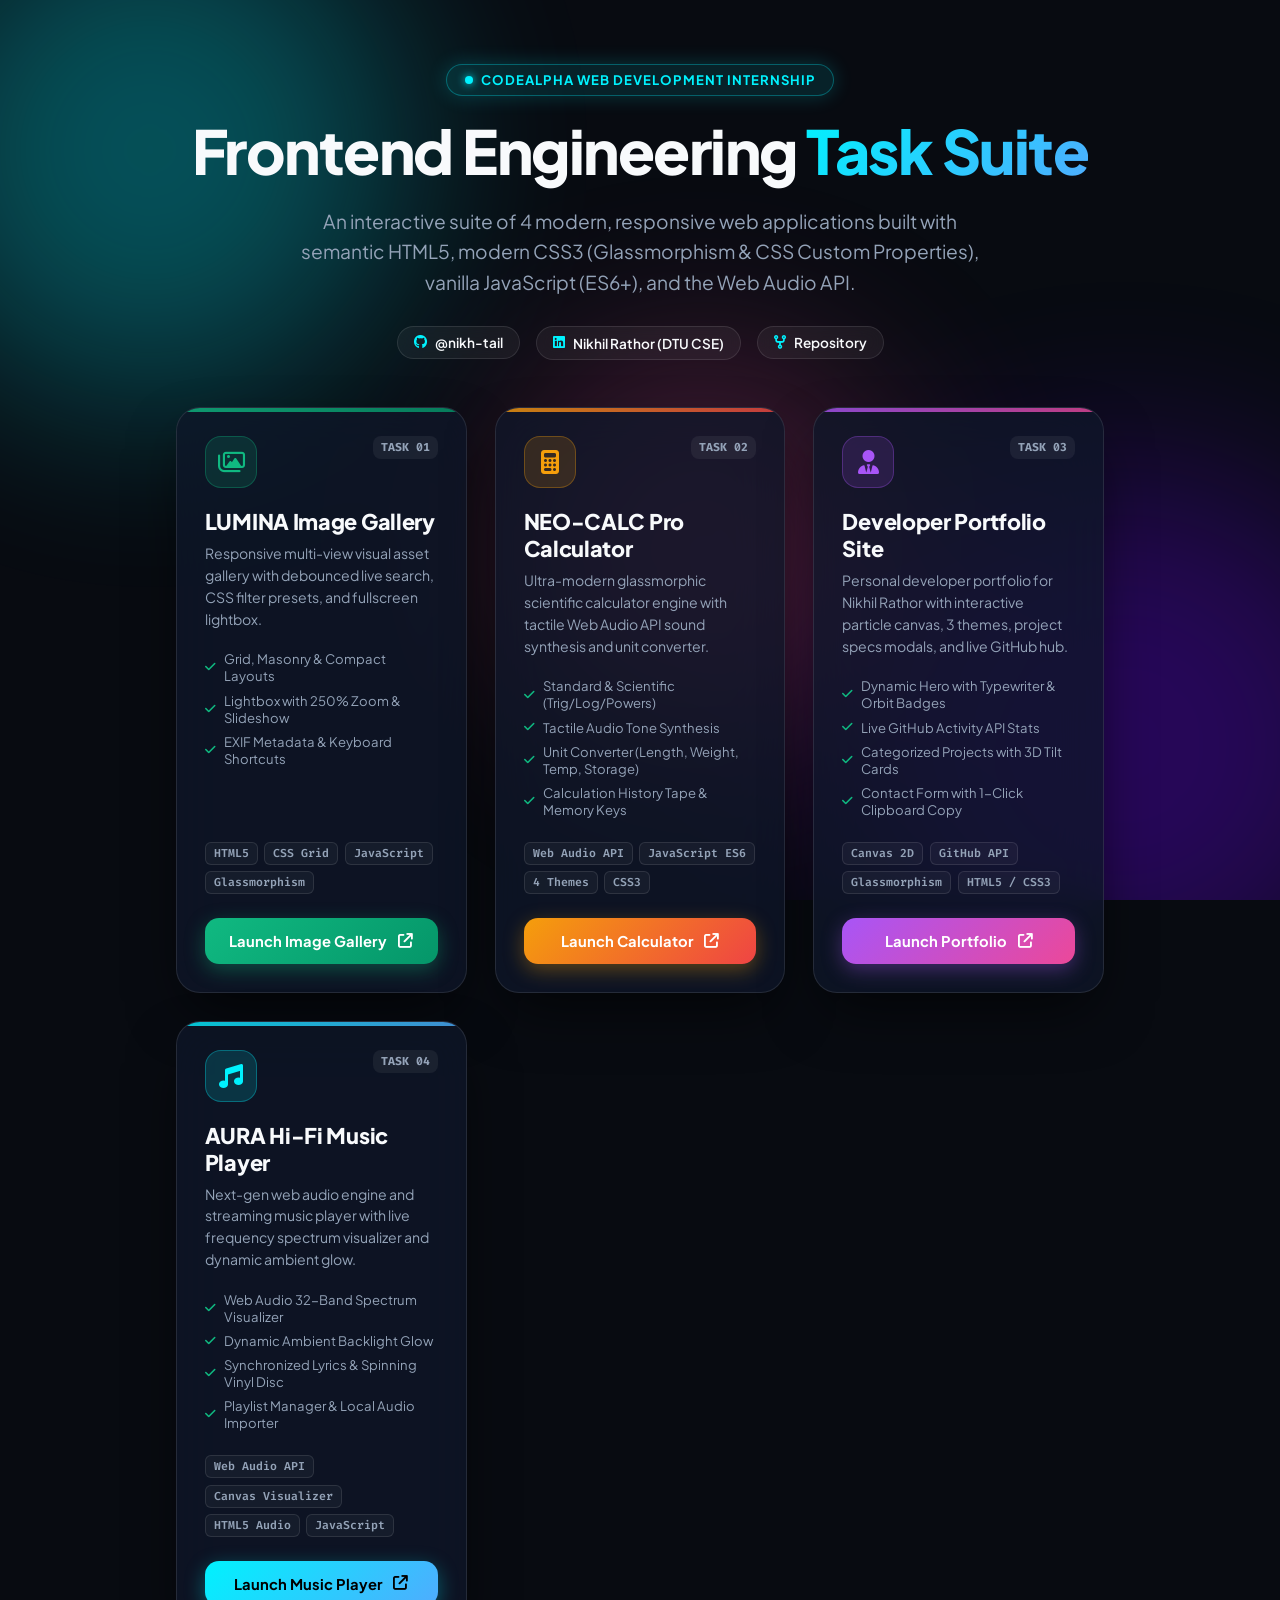
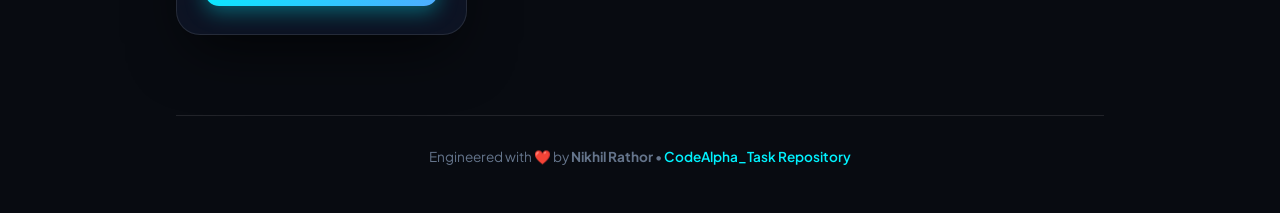
<file: index.html>
<!DOCTYPE html>
<html lang="en" data-theme="dark">
<head>
  <meta charset="UTF-8">
  <meta name="viewport" content="width=device-width, initial-scale=1.0">
  <meta name="description" content="CodeAlpha Frontend Internship Suite by Nikhil Rathor - Interactive Hub showcasing Image Gallery, Calculator, Developer Portfolio, and Hi-Fi Music Player.">
  <title>CodeAlpha Frontend Suite | Nikhil Rathor</title>
  <link rel="preconnect" href="https://fonts.googleapis.com">
  <link rel="preconnect" href="https://fonts.gstatic.com" crossorigin>
  <link href="https://fonts.googleapis.com/css2?family=Fira+Code:wght@400;500;600;700&family=Plus+Jakarta+Sans:wght@300;400;500;600;700;800;900&display=swap" rel="stylesheet">
  <link rel="stylesheet" href="https://cdnjs.cloudflare.com/ajax/libs/font-awesome/6.5.1/css/all.min.css">
  <style>
    :root {
      --bg-dark: #080b11;
      --card-bg: rgba(15, 23, 42, 0.75);
      --card-border: rgba(255, 255, 255, 0.1);
      --card-shadow: 0 25px 60px -15px rgba(0, 0, 0, 0.7);
      
      --text-main: #f8fafc;
      --text-sub: #94a3b8;
      --text-muted: #64748b;
      
      --cyan: #00f2fe;
      --blue: #38bdf8;
      --purple: #a855f7;
      --pink: #ec4899;
      --emerald: #10b981;
      --amber: #f59e0b;
      
      --cyan-gradient: linear-gradient(135deg, #00f2fe 0%, #4facfe 100%);
      --purple-gradient: linear-gradient(135deg, #a855f7 0%, #ec4899 100%);
      --emerald-gradient: linear-gradient(135deg, #10b981 0%, #059669 100%);
      --amber-gradient: linear-gradient(135deg, #f59e0b 0%, #ef4444 100%);
    }

    * {
      box-sizing: border-box;
      margin: 0;
      padding: 0;
      -webkit-tap-highlight-color: transparent;
    }

    body {
      font-family: 'Plus Jakarta Sans', -apple-system, BlinkMacSystemFont, sans-serif;
      background-color: var(--bg-dark);
      color: var(--text-main);
      min-height: 100vh;
      overflow-x: hidden;
      position: relative;
      display: flex;
      flex-direction: column;
    }

    /* Ambient Lighting */
    .ambient-bg {
      position: fixed;
      inset: 0;
      pointer-events: none;
      z-index: 0;
      overflow: hidden;
    }
    .glow-orb {
      position: absolute;
      border-radius: 50%;
      filter: blur(100px);
      opacity: 0.3;
      animation: floatOrb 20s infinite alternate ease-in-out;
    }
    .orb-1 { width: 500px; height: 500px; background: #00f2fe; top: -100px; left: -100px; }
    .orb-2 { width: 550px; height: 550px; background: #7000ff; bottom: -120px; right: -120px; animation-duration: 25s; animation-delay: -5s; }
    .orb-3 { width: 380px; height: 380px; background: #ec4899; top: 40%; left: 40%; animation-duration: 18s; animation-delay: -10s; }

    @keyframes floatOrb {
      0% { transform: translate(0, 0) scale(1); }
      50% { transform: translate(50px, 40px) scale(1.1); }
      100% { transform: translate(-40px, 60px) scale(0.95); }
    }

    .container {
      max-width: 1200px;
      margin: 0 auto;
      padding: 2rem 1.5rem;
      position: relative;
      z-index: 1;
      flex: 1;
      display: flex;
      flex-direction: column;
      gap: 3rem;
    }

    /* Header & Hero */
    .hero-header {
      text-align: center;
      display: flex;
      flex-direction: column;
      align-items: center;
      gap: 1.25rem;
      padding: 2rem 1rem 0;
    }

    .badge-pill {
      display: inline-flex;
      align-items: center;
      gap: 0.5rem;
      padding: 0.4rem 1.1rem;
      background: rgba(0, 242, 254, 0.1);
      border: 1px solid rgba(0, 242, 254, 0.3);
      border-radius: 30px;
      font-size: 0.82rem;
      font-weight: 700;
      color: var(--cyan);
      text-transform: uppercase;
      letter-spacing: 1px;
      box-shadow: 0 0 20px rgba(0, 242, 254, 0.2);
    }
    .badge-dot {
      width: 8px;
      height: 8px;
      border-radius: 50%;
      background: var(--cyan);
      box-shadow: 0 0 8px var(--cyan);
      animation: pulse 1.5s infinite;
    }

    @keyframes pulse {
      0%, 100% { opacity: 1; transform: scale(1); }
      50% { opacity: 0.4; transform: scale(0.8); }
    }

    .hero-title {
      font-size: clamp(2.2rem, 5vw, 3.8rem);
      font-weight: 900;
      line-height: 1.15;
      letter-spacing: -1.5px;
    }

    .gradient-text {
      background: var(--cyan-gradient);
      -webkit-background-clip: text;
      -webkit-text-fill-color: transparent;
    }

    .hero-subtitle {
      font-size: clamp(1rem, 2vw, 1.2rem);
      color: var(--text-sub);
      max-width: 680px;
      line-height: 1.6;
    }

    .author-bar {
      display: flex;
      align-items: center;
      gap: 1rem;
      flex-wrap: wrap;
      justify-content: center;
      margin-top: 0.5rem;
    }

    .author-chip {
      display: inline-flex;
      align-items: center;
      gap: 0.5rem;
      background: rgba(255, 255, 255, 0.05);
      border: 1px solid var(--card-border);
      padding: 0.45rem 1rem;
      border-radius: 20px;
      font-size: 0.85rem;
      font-weight: 600;
      color: var(--text-main);
      backdrop-filter: blur(10px);
      text-decoration: none;
      transition: all 0.2s ease;
    }
    .author-chip:hover {
      background: rgba(255, 255, 255, 0.12);
      border-color: var(--cyan);
      transform: translateY(-2px);
    }
    .author-chip i {
      color: var(--cyan);
    }

    /* Tasks Grid */
    .tasks-grid {
      display: grid;
      grid-template-columns: repeat(auto-fit, minmax(270px, 1fr));
      gap: 1.75rem;
    }

    .task-card {
      background: var(--card-bg);
      backdrop-filter: blur(25px);
      -webkit-backdrop-filter: blur(25px);
      border: 1px solid var(--card-border);
      border-radius: 24px;
      padding: 1.75rem;
      box-shadow: var(--card-shadow);
      display: flex;
      flex-direction: column;
      justify-content: space-between;
      position: relative;
      overflow: hidden;
      transition: all 0.3s cubic-bezier(0.175, 0.885, 0.32, 1.275);
    }

    .task-card::before {
      content: '';
      position: absolute;
      top: 0;
      left: 0;
      right: 0;
      height: 4px;
      background: var(--cyan-gradient);
      opacity: 0.8;
      transition: height 0.25s ease;
    }

    .task-card:hover {
      transform: translateY(-6px);
      border-color: rgba(0, 242, 254, 0.4);
      box-shadow: 0 30px 70px -10px rgba(0, 0, 0, 0.8), 0 0 30px rgba(0, 242, 254, 0.15);
    }

    .task-card:hover::before {
      height: 6px;
    }

    .task-card.card-2::before { background: var(--amber-gradient); }
    .task-card.card-3::before { background: var(--purple-gradient); }
    .task-card.card-4::before { background: var(--cyan-gradient); }
    .task-card.card-1::before { background: var(--emerald-gradient); }

    .task-header {
      display: flex;
      justify-content: space-between;
      align-items: flex-start;
      margin-bottom: 1.25rem;
    }

    .task-icon {
      width: 52px;
      height: 52px;
      border-radius: 16px;
      display: flex;
      align-items: center;
      justify-content: center;
      font-size: 1.5rem;
      background: rgba(255, 255, 255, 0.05);
      border: 1px solid var(--card-border);
    }

    .card-1 .task-icon { background: rgba(16, 185, 129, 0.15); color: var(--emerald); border-color: rgba(16, 185, 129, 0.3); }
    .card-2 .task-icon { background: rgba(245, 158, 11, 0.15); color: var(--amber); border-color: rgba(245, 158, 11, 0.3); }
    .card-3 .task-icon { background: rgba(168, 85, 247, 0.15); color: var(--purple); border-color: rgba(168, 85, 247, 0.3); }
    .card-4 .task-icon { background: rgba(0, 242, 254, 0.15); color: var(--cyan); border-color: rgba(0, 242, 254, 0.3); }

    .task-num-badge {
      font-family: 'Fira Code', monospace;
      font-size: 0.72rem;
      font-weight: 700;
      padding: 4px 8px;
      background: rgba(255, 255, 255, 0.06);
      border-radius: 8px;
      color: var(--text-sub);
    }

    .task-title {
      font-size: 1.35rem;
      font-weight: 800;
      margin-bottom: 0.5rem;
      letter-spacing: -0.3px;
    }

    .task-desc {
      font-size: 0.88rem;
      color: var(--text-sub);
      line-height: 1.55;
      margin-bottom: 1.25rem;
    }

    .feature-list {
      list-style: none;
      display: flex;
      flex-direction: column;
      gap: 0.45rem;
      margin-bottom: 1.5rem;
    }

    .feature-list li {
      font-size: 0.82rem;
      color: var(--text-sub);
      display: flex;
      align-items: center;
      gap: 0.5rem;
    }

    .feature-list li i {
      color: var(--emerald);
      font-size: 0.75rem;
    }

    .tech-chips {
      display: flex;
      flex-wrap: wrap;
      gap: 0.4rem;
      margin-bottom: 1.5rem;
    }

    .tech-chip {
      font-family: 'Fira Code', monospace;
      font-size: 0.72rem;
      font-weight: 600;
      padding: 3px 8px;
      background: rgba(255, 255, 255, 0.04);
      border: 1px solid var(--card-border);
      border-radius: 6px;
      color: var(--text-sub);
    }

    .launch-btn {
      display: flex;
      align-items: center;
      justify-content: center;
      gap: 0.65rem;
      width: 100%;
      padding: 0.85rem;
      border-radius: 14px;
      font-size: 0.92rem;
      font-weight: 700;
      text-decoration: none;
      cursor: pointer;
      border: none;
      transition: all 0.2s ease;
      color: #000;
      background: var(--cyan-gradient);
      box-shadow: 0 6px 20px rgba(0, 242, 254, 0.35);
    }

    .card-1 .launch-btn { background: var(--emerald-gradient); color: #fff; box-shadow: 0 6px 20px rgba(16, 185, 129, 0.35); }
    .card-2 .launch-btn { background: var(--amber-gradient); color: #fff; box-shadow: 0 6px 20px rgba(245, 158, 11, 0.35); }
    .card-3 .launch-btn { background: var(--purple-gradient); color: #fff; box-shadow: 0 6px 20px rgba(168, 85, 247, 0.35); }
    .card-4 .launch-btn { background: var(--cyan-gradient); color: #000; box-shadow: 0 6px 20px rgba(0, 242, 254, 0.35); }

    .launch-btn:hover {
      transform: translateY(-2px);
      filter: brightness(1.1);
    }

    /* Footer */
    .portal-footer {
      text-align: center;
      padding: 2rem 1rem 1rem;
      font-size: 0.85rem;
      color: var(--text-muted);
      border-top: 1px solid var(--card-border);
      margin-top: 2rem;
    }
    .portal-footer a {
      color: var(--cyan);
      text-decoration: none;
      font-weight: 600;
    }
  </style>
</head>
<body>
  <!-- Ambient Scene -->
  <div class="ambient-bg" aria-hidden="true">
    <div class="glow-orb orb-1"></div>
    <div class="glow-orb orb-2"></div>
    <div class="glow-orb orb-3"></div>
  </div>

  <div class="container">
    <!-- Header -->
    <header class="hero-header">
      <div class="badge-pill">
        <span class="badge-dot"></span>
        <span>CodeAlpha Web Development Internship</span>
      </div>

      <h1 class="hero-title">
        Frontend Engineering <span class="gradient-text">Task Suite</span>
      </h1>

      <p class="hero-subtitle">
        An interactive suite of 4 modern, responsive web applications built with semantic HTML5, modern CSS3 (Glassmorphism &amp; CSS Custom Properties), vanilla JavaScript (ES6+), and the Web Audio API.
      </p>

      <div class="author-bar">
        <a href="https://github.com/nikh-tail" target="_blank" rel="noopener noreferrer" class="author-chip">
          <i class="fa-brands fa-github"></i>
          <span>@nikh-tail</span>
        </a>
        <a href="https://www.linkedin.com/in/nikhil-rathor-761675389/" target="_blank" rel="noopener noreferrer" class="author-chip">
          <i class="fa-brands fa-linkedin"></i>
          <span>Nikhil Rathor (DTU CSE)</span>
        </a>
        <a href="https://github.com/nikh-tail/CodeAlpha_Task" target="_blank" rel="noopener noreferrer" class="author-chip">
          <i class="fa-solid fa-code-fork"></i>
          <span>Repository</span>
        </a>
      </div>
    </header>

    <!-- Tasks Grid -->
    <main class="tasks-grid">
      <!-- TASK 1: Responsive Image Gallery -->
      <article class="task-card card-1">
        <div>
          <div class="task-header">
            <div class="task-icon"><i class="fa-regular fa-images"></i></div>
            <span class="task-num-badge">TASK 01</span>
          </div>
          <h2 class="task-title">LUMINA Image Gallery</h2>
          <p class="task-desc">
            Responsive multi-view visual asset gallery with debounced live search, CSS filter presets, and fullscreen lightbox.
          </p>
          <ul class="feature-list">
            <li><i class="fa-solid fa-check"></i> Grid, Masonry &amp; Compact Layouts</li>
            <li><i class="fa-solid fa-check"></i> Lightbox with 250% Zoom &amp; Slideshow</li>
            <li><i class="fa-solid fa-check"></i> EXIF Metadata &amp; Keyboard Shortcuts</li>
          </ul>
        </div>
        <div>
          <div class="tech-chips">
            <span class="tech-chip">HTML5</span>
            <span class="tech-chip">CSS Grid</span>
            <span class="tech-chip">JavaScript</span>
            <span class="tech-chip">Glassmorphism</span>
          </div>
          <a href="./task-1-image-gallery/" class="launch-btn">
            <span>Launch Image Gallery</span>
            <i class="fa-solid fa-arrow-up-right-from-square"></i>
          </a>
        </div>
      </article>

      <!-- TASK 2: Build a Calculator -->
      <article class="task-card card-2">
        <div>
          <div class="task-header">
            <div class="task-icon"><i class="fa-solid fa-calculator"></i></div>
            <span class="task-num-badge">TASK 02</span>
          </div>
          <h2 class="task-title">NEO-CALC Pro Calculator</h2>
          <p class="task-desc">
            Ultra-modern glassmorphic scientific calculator engine with tactile Web Audio API sound synthesis and unit converter.
          </p>
          <ul class="feature-list">
            <li><i class="fa-solid fa-check"></i> Standard &amp; Scientific (Trig/Log/Powers)</li>
            <li><i class="fa-solid fa-check"></i> Tactile Audio Tone Synthesis</li>
            <li><i class="fa-solid fa-check"></i> Unit Converter (Length, Weight, Temp, Storage)</li>
            <li><i class="fa-solid fa-check"></i> Calculation History Tape &amp; Memory Keys</li>
          </ul>
        </div>
        <div>
          <div class="tech-chips">
            <span class="tech-chip">Web Audio API</span>
            <span class="tech-chip">JavaScript ES6</span>
            <span class="tech-chip">4 Themes</span>
            <span class="tech-chip">CSS3</span>
          </div>
          <a href="./task-2-calculator/" class="launch-btn">
            <span>Launch Calculator</span>
            <i class="fa-solid fa-arrow-up-right-from-square"></i>
          </a>
        </div>
      </article>

      <!-- TASK 3: Build Your Own Portfolio Site -->
      <article class="task-card card-3">
        <div>
          <div class="task-header">
            <div class="task-icon"><i class="fa-solid fa-user-tie"></i></div>
            <span class="task-num-badge">TASK 03</span>
          </div>
          <h2 class="task-title">Developer Portfolio Site</h2>
          <p class="task-desc">
            Personal developer portfolio for Nikhil Rathor with interactive particle canvas, 3 themes, project specs modals, and live GitHub hub.
          </p>
          <ul class="feature-list">
            <li><i class="fa-solid fa-check"></i> Dynamic Hero with Typewriter &amp; Orbit Badges</li>
            <li><i class="fa-solid fa-check"></i> Live GitHub Activity API Stats</li>
            <li><i class="fa-solid fa-check"></i> Categorized Projects with 3D Tilt Cards</li>
            <li><i class="fa-solid fa-check"></i> Contact Form with 1-Click Clipboard Copy</li>
          </ul>
        </div>
        <div>
          <div class="tech-chips">
            <span class="tech-chip">Canvas 2D</span>
            <span class="tech-chip">GitHub API</span>
            <span class="tech-chip">Glassmorphism</span>
            <span class="tech-chip">HTML5 / CSS3</span>
          </div>
          <a href="./task-3-portfolio/" class="launch-btn">
            <span>Launch Portfolio</span>
            <i class="fa-solid fa-arrow-up-right-from-square"></i>
          </a>
        </div>
      </article>

      <!-- TASK 4: Music Player using JavaScript -->
      <article class="task-card card-4">
        <div>
          <div class="task-header">
            <div class="task-icon"><i class="fa-solid fa-music"></i></div>
            <span class="task-num-badge">TASK 04</span>
          </div>
          <h2 class="task-title">AURA Hi-Fi Music Player</h2>
          <p class="task-desc">
            Next-gen web audio engine and streaming music player with live frequency spectrum visualizer and dynamic ambient glow.
          </p>
          <ul class="feature-list">
            <li><i class="fa-solid fa-check"></i> Web Audio 32-Band Spectrum Visualizer</li>
            <li><i class="fa-solid fa-check"></i> Dynamic Ambient Backlight Glow</li>
            <li><i class="fa-solid fa-check"></i> Synchronized Lyrics &amp; Spinning Vinyl Disc</li>
            <li><i class="fa-solid fa-check"></i> Playlist Manager &amp; Local Audio Importer</li>
          </ul>
        </div>
        <div>
          <div class="tech-chips">
            <span class="tech-chip">Web Audio API</span>
            <span class="tech-chip">Canvas Visualizer</span>
            <span class="tech-chip">HTML5 Audio</span>
            <span class="tech-chip">JavaScript</span>
          </div>
          <a href="./task-4-music-player/" class="launch-btn">
            <span>Launch Music Player</span>
            <i class="fa-solid fa-arrow-up-right-from-square"></i>
          </a>
        </div>
      </article>
    </main>

    <!-- Footer -->
    <footer class="portal-footer">
      <p>
        Engineered with ❤️ by <strong>Nikhil Rathor</strong> • <a href="https://github.com/nikh-tail/CodeAlpha_Task" target="_blank" rel="noopener noreferrer">CodeAlpha_Task Repository</a>
      </p>
    </footer>
  </div>
</body>
</html>
</file>
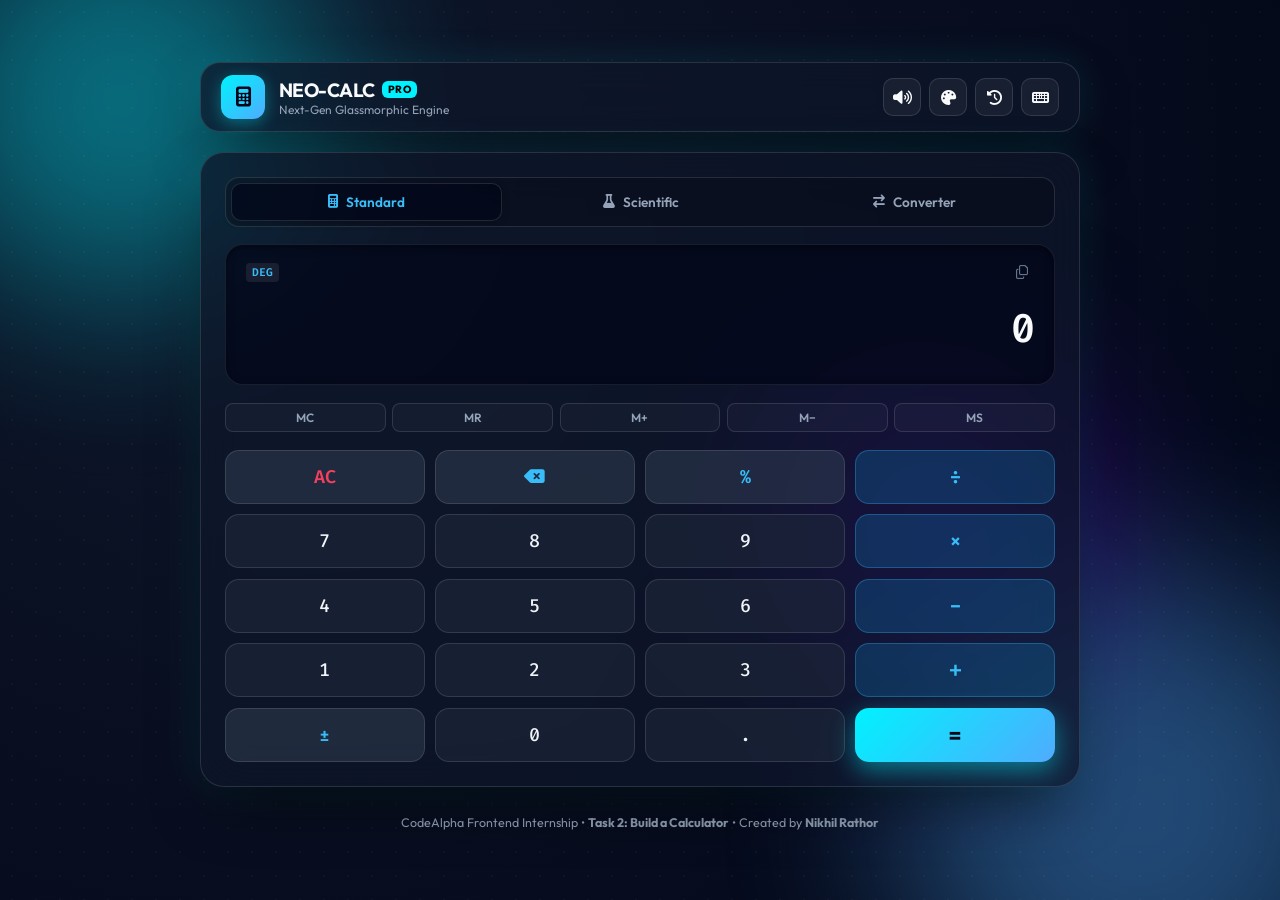
<file: Task 2 : Calculator/index.html>
<!DOCTYPE html>
<html lang="en" data-theme="cyber-dark">
<head>
  <meta charset="UTF-8">
  <meta name="viewport" content="width=device-width, initial-scale=1.0">
  <meta name="description" content="NEO-CALC Pro - Ultra-modern Glassmorphic Calculator with Standard & Scientific modes, real-time evaluation, audio feedback, and history tape.">
  <title>NEO-CALC Pro | Modern Glassmorphism Calculator</title>
  <link rel="preconnect" href="https://fonts.googleapis.com">
  <link rel="preconnect" href="https://fonts.gstatic.com" crossorigin>
  <link href="https://fonts.googleapis.com/css2?family=Fira+Code:wght@400;500;600&family=Outfit:wght@300;400;500;600;700;800&display=swap" rel="stylesheet">
  <link rel="stylesheet" href="styles.css">
  <link rel="stylesheet" href="https://cdnjs.cloudflare.com/ajax/libs/font-awesome/6.5.1/css/all.min.css">
</head>
<body>
  <!-- Dynamic Animated Background Orbs -->
  <div class="bg-scene" aria-hidden="true">
    <div class="glow-orb orb-1"></div>
    <div class="glow-orb orb-2"></div>
    <div class="glow-orb orb-3"></div>
    <div class="noise-overlay"></div>
  </div>

  <main class="calculator-app">
    <!-- Top App Bar / Header -->
    <header class="app-header">
      <div class="brand">
        <div class="logo-icon">
          <i class="fa-solid fa-calculator"></i>
        </div>
        <div class="brand-text">
          <h1>NEO-CALC <span class="badge">PRO</span></h1>
          <p>Next-Gen Glassmorphic Engine</p>
        </div>
      </div>

      <div class="header-controls">
        <!-- Sound Effect Toggle -->
        <button id="soundToggle" class="icon-btn" title="Toggle Sound Feedback (Mute/Unmute)" aria-label="Toggle Sound">
          <i class="fa-solid fa-volume-high"></i>
        </button>
        <!-- Theme Selector Dropdown / Cycle -->
        <div class="theme-selector-wrapper">
          <button id="themeDropdownBtn" class="icon-btn" title="Switch Theme" aria-label="Switch Theme">
            <i class="fa-solid fa-palette"></i>
          </button>
          <div id="themeMenu" class="theme-menu">
            <button class="theme-opt active" data-theme-val="cyber-dark">
              <span class="theme-dot" style="background: #00f2fe;"></span> Cyber Dark
            </button>
            <button class="theme-opt" data-theme-val="aurora-glass">
              <span class="theme-dot" style="background: #ff007f;"></span> Aurora Glass
            </button>
            <button class="theme-opt" data-theme-val="midnight-oled">
              <span class="theme-dot" style="background: #ff9900;"></span> Midnight OLED
            </button>
            <button class="theme-opt" data-theme-val="platinum-light">
              <span class="theme-dot" style="background: #3b82f6;"></span> Platinum Light
            </button>
          </div>
        </div>
        <!-- History Tape Toggle -->
        <button id="historyToggle" class="icon-btn" title="Calculation History" aria-label="Toggle History">
          <i class="fa-solid fa-clock-rotate-left"></i>
        </button>
        <!-- Shortcuts Modal Toggle -->
        <button id="shortcutsBtn" class="icon-btn" title="Keyboard Shortcuts Guide" aria-label="Keyboard Shortcuts">
          <i class="fa-solid fa-keyboard"></i>
        </button>
      </div>
    </header>

    <!-- Main Glassmorphic Calculator Container -->
    <div class="calc-container">
      <!-- Calculator Body -->
      <section class="calc-main-card">
        <!-- Mode Switcher Tabs -->
        <nav class="mode-tabs" role="tablist">
          <button class="mode-tab active" data-mode="standard" role="tab" aria-selected="true">
            <i class="fa-solid fa-calculator"></i> Standard
          </button>
          <button class="mode-tab" data-mode="scientific" role="tab" aria-selected="false">
            <i class="fa-solid fa-flask"></i> Scientific
          </button>
          <button class="mode-tab" data-mode="converter" role="tab" aria-selected="false">
            <i class="fa-solid fa-arrow-right-arrow-left"></i> Converter
          </button>
        </nav>

        <!-- Display Screen -->
        <div class="display-screen">
          <div class="display-status-bar">
            <div class="angle-mode-badge" id="angleModeBadge">DEG</div>
            <div class="memory-badge" id="memoryBadge" style="display: none;">M</div>
            <button id="copyBtn" class="copy-display-btn" title="Copy Result to Clipboard">
              <i class="fa-regular fa-copy"></i>
            </button>
          </div>

          <!-- Expression History Line -->
          <div class="expression-line" id="expressionDisplay" title="Previous expression"></div>

          <!-- Active Primary Output Line -->
          <div class="output-line" id="outputDisplay">0</div>

          <!-- Live Real-Time Preview Line -->
          <div class="preview-line" id="previewDisplay"></div>
        </div>

        <!-- Memory Control Bar -->
        <div class="memory-bar">
          <button class="mem-btn" data-action="mc">MC</button>
          <button class="mem-btn" data-action="mr">MR</button>
          <button class="mem-btn" data-action="m-plus">M+</button>
          <button class="mem-btn" data-action="m-minus">M−</button>
          <button class="mem-btn" data-action="ms">MS</button>
        </div>

        <!-- Scientific Extension Keypad -->
        <div class="scientific-keypad" id="scientificKeypad">
          <button class="key sc-key" data-action="toggle-angle" id="angleToggleBtn" title="Toggle Degrees / Radians">RAD</button>
          <button class="key sc-key" data-func="sin">sin</button>
          <button class="key sc-key" data-func="cos">cos</button>
          <button class="key sc-key" data-func="tan">tan</button>
          <button class="key sc-key" data-func="pi">π</button>

          <button class="key sc-key" data-func="sqrt">√x</button>
          <button class="key sc-key" data-func="pow2">x²</button>
          <button class="key sc-key" data-op="^">xʸ</button>
          <button class="key sc-key" data-func="log">log</button>
          <button class="key sc-key" data-func="ln">ln</button>

          <button class="key sc-key" data-func="inv">1/x</button>
          <button class="key sc-key" data-func="fact">n!</button>
          <button class="key sc-key" data-func="e">e</button>
          <button class="key sc-key" data-val="(">(</button>
          <button class="key sc-key" data-val=")">)</button>
        </div>

        <!-- Standard Primary Keypad -->
        <div class="standard-keypad" id="standardKeypad">
          <!-- Row 1 -->
          <button class="key fn-key clear-key" data-action="clear-all" title="Clear All (Escape)">AC</button>
          <button class="key fn-key" data-action="backspace" title="Backspace (⌫)">
            <i class="fa-solid fa-delete-left"></i>
          </button>
          <button class="key fn-key" data-action="percent" title="Percentage (%)">%</button>
          <button class="key op-key" data-op="/" title="Divide (/)">÷</button>

          <!-- Row 2 -->
          <button class="key num-key" data-val="7">7</button>
          <button class="key num-key" data-val="8">8</button>
          <button class="key num-key" data-val="9">9</button>
          <button class="key op-key" data-op="*" title="Multiply (*)">×</button>

          <!-- Row 3 -->
          <button class="key num-key" data-val="4">4</button>
          <button class="key num-key" data-val="5">5</button>
          <button class="key num-key" data-val="6">6</button>
          <button class="key op-key" data-op="-" title="Subtract (-)">−</button>

          <!-- Row 4 -->
          <button class="key num-key" data-val="1">1</button>
          <button class="key num-key" data-val="2">2</button>
          <button class="key num-key" data-val="3">3</button>
          <button class="key op-key" data-op="+" title="Add (+)">+</button>

          <!-- Row 5 -->
          <button class="key fn-key" data-action="negate" title="Negate (±)">±</button>
          <button class="key num-key" data-val="0">0</button>
          <button class="key num-key" data-val=".">.</button>
          <button class="key equals-key" data-action="equals" title="Calculate (= / Enter)">=</button>
        </div>

        <!-- Unit Converter View (Sub-panel) -->
        <div class="converter-panel" id="converterPanel" style="display: none;">
          <div class="converter-category-tabs">
            <button class="conv-tab active" data-conv="length"><i class="fa-solid fa-ruler"></i> Length</button>
            <button class="conv-tab" data-conv="weight"><i class="fa-solid fa-weight-hanging"></i> Weight</button>
            <button class="conv-tab" data-conv="temp"><i class="fa-solid fa-temperature-half"></i> Temp</button>
            <button class="conv-tab" data-conv="data"><i class="fa-solid fa-hard-drive"></i> Storage</button>
          </div>

          <div class="converter-box">
            <div class="conv-row">
              <label for="convFromVal">From</label>
              <div class="conv-input-group">
                <input type="number" id="convFromVal" value="1" step="any">
                <select id="convFromUnit"></select>
              </div>
            </div>
            <div class="conv-divider">
              <button id="convSwapBtn" class="conv-swap-btn" title="Swap Units">
                <i class="fa-solid fa-arrow-right-arrow-left"></i>
              </button>
            </div>
            <div class="conv-row">
              <label for="convToVal">To</label>
              <div class="conv-input-group">
                <input type="number" id="convToVal" readonly>
                <select id="convToUnit"></select>
              </div>
            </div>
            <div class="conv-formula-display" id="convFormulaDisplay">1 m = 100 cm</div>
          </div>
        </div>
      </section>

      <!-- History Tape Drawer / Side Panel -->
      <aside class="calc-history-drawer" id="historyDrawer">
        <div class="history-header">
          <h3><i class="fa-solid fa-clock-rotate-left"></i> Calculation Tape</h3>
          <button id="clearHistoryBtn" class="clear-history-btn" title="Clear All History">
            <i class="fa-solid fa-trash-can"></i> Clear
          </button>
        </div>
        <div class="history-list" id="historyList">
          <div class="empty-history">
            <i class="fa-solid fa-receipt"></i>
            <p>No calculations yet</p>
            <span>Your computation tape will appear here</span>
          </div>
        </div>
      </aside>
    </div>

    <!-- Footer Stats / Info -->
    <footer class="app-footer">
      <p>CodeAlpha Frontend Internship &bull; <strong>Task 2: Build a Calculator</strong> &bull; Created by <strong>Nikhil Rathor</strong></p>
    </footer>
  </main>

  <!-- Keyboard Shortcuts Modal -->
  <dialog id="shortcutsModal" class="modal-dialog">
    <div class="modal-content">
      <div class="modal-header">
        <h2><i class="fa-solid fa-keyboard"></i> Keyboard Shortcuts</h2>
        <button id="closeShortcutsModal" class="close-modal-btn" aria-label="Close Modal">&times;</button>
      </div>
      <div class="modal-body">
        <div class="shortcut-grid">
          <div class="shortcut-item"><kbd>0</kbd> - <kbd>9</kbd><span>Numbers</span></div>
          <div class="shortcut-item"><kbd>+</kbd> <kbd>-</kbd> <kbd>*</kbd> <kbd>/</kbd><span>Arithmetic Operators</span></div>
          <div class="shortcut-item"><kbd>Enter</kbd> or <kbd>=</kbd><span>Calculate Result</span></div>
          <div class="shortcut-item"><kbd>Backspace</kbd><span>Delete Last Character</span></div>
          <div class="shortcut-item"><kbd>Escape</kbd> or <kbd>C</kbd><span>Clear All (AC)</span></div>
          <div class="shortcut-item"><kbd>%</kbd><span>Percentage</span></div>
          <div class="shortcut-item"><kbd>(</kbd> <kbd>)</kbd><span>Parentheses</span></div>
          <div class="shortcut-item"><kbd>^</kbd><span>Exponent (Power)</span></div>
          <div class="shortcut-item"><kbd>S</kbd><span>Sine function</span></div>
          <div class="shortcut-item"><kbd>O</kbd><span>Cosine function</span></div>
          <div class="shortcut-item"><kbd>T</kbd><span>Tangent function</span></div>
          <div class="shortcut-item"><kbd>R</kbd><span>Square Root (√)</span></div>
          <div class="shortcut-item"><kbd>P</kbd><span>Pi (π)</span></div>
          <div class="shortcut-item"><kbd>E</kbd><span>Euler's Number (e)</span></div>
          <div class="shortcut-item"><kbd>H</kbd><span>Toggle History Drawer</span></div>
        </div>
      </div>
    </div>
  </dialog>

  <!-- Toast Notification Container -->
  <div id="toast" class="toast" role="alert" aria-live="polite"></div>

  <script src="script.js"></script>
</body>
</html>
</file>
<file: Task 2 : Calculator/styles.css>
/* ==========================================================================
   NEO-CALC PRO - Advanced Glassmorphic Calculator Design System
   ========================================================================== */

/* Theme Variables & Tokens */
:root, [data-theme="cyber-dark"] {
  --bg-gradient: radial-gradient(circle at 20% 20%, #0f172a 0%, #020617 100%);
  --orb-1: #00f2fe;
  --orb-2: #4facfe;
  --orb-3: #7000ff;
  
  --card-bg: rgba(15, 23, 42, 0.72);
  --card-border: rgba(255, 255, 255, 0.12);
  --card-shadow: 0 25px 60px -15px rgba(0, 0, 0, 0.7), 0 0 40px rgba(0, 242, 254, 0.12);
  
  --text-primary: #f8fafc;
  --text-secondary: #94a3b8;
  --text-muted: #64748b;
  
  --display-bg: rgba(2, 6, 23, 0.65);
  --display-border: rgba(255, 255, 255, 0.08);
  
  --btn-num-bg: rgba(30, 41, 59, 0.6);
  --btn-num-hover: rgba(51, 65, 85, 0.8);
  --btn-num-active: rgba(71, 85, 105, 0.9);
  --btn-num-color: #f1f5f9;
  
  --btn-fn-bg: rgba(51, 65, 85, 0.5);
  --btn-fn-hover: rgba(71, 85, 105, 0.7);
  --btn-fn-color: #38bdf8;
  
  --btn-op-bg: rgba(14, 165, 233, 0.2);
  --btn-op-hover: rgba(14, 165, 233, 0.35);
  --btn-op-color: #38bdf8;
  --btn-op-border: rgba(56, 189, 248, 0.3);
  
  --btn-equals-bg: linear-gradient(135deg, #00f2fe 0%, #4facfe 100%);
  --btn-equals-color: #020617;
  --btn-equals-shadow: 0 8px 25px rgba(0, 242, 254, 0.45);
  
  --accent-glow: #00f2fe;
  --accent-color: #38bdf8;
  --danger-color: #f43f5e;
}

[data-theme="aurora-glass"] {
  --bg-gradient: radial-gradient(circle at 10% 20%, #1e1035 0%, #0b0217 100%);
  --orb-1: #ff007f;
  --orb-2: #7928ca;
  --orb-3: #00dfd8;
  
  --card-bg: rgba(30, 16, 53, 0.68);
  --card-border: rgba(255, 255, 255, 0.15);
  --card-shadow: 0 25px 60px -15px rgba(0, 0, 0, 0.8), 0 0 45px rgba(255, 0, 127, 0.18);
  
  --text-primary: #ffffff;
  --text-secondary: #d8b4fe;
  --text-muted: #9333ea;
  
  --display-bg: rgba(15, 5, 29, 0.7);
  --display-border: rgba(255, 255, 255, 0.1);
  
  --btn-num-bg: rgba(59, 25, 91, 0.55);
  --btn-num-hover: rgba(88, 28, 135, 0.75);
  --btn-num-active: rgba(107, 33, 168, 0.9);
  --btn-num-color: #faf5ff;
  
  --btn-fn-bg: rgba(76, 29, 149, 0.45);
  --btn-fn-hover: rgba(109, 40, 217, 0.65);
  --btn-fn-color: #f472b6;
  
  --btn-op-bg: rgba(236, 72, 153, 0.2);
  --btn-op-hover: rgba(236, 72, 153, 0.35);
  --btn-op-color: #f472b6;
  --btn-op-border: rgba(244, 114, 182, 0.35);
  
  --btn-equals-bg: linear-gradient(135deg, #ff007f 0%, #7928ca 100%);
  --btn-equals-color: #ffffff;
  --btn-equals-shadow: 0 8px 25px rgba(255, 0, 127, 0.5);
  
  --accent-glow: #ff007f;
  --accent-color: #f472b6;
  --danger-color: #fb7185;
}

[data-theme="midnight-oled"] {
  --bg-gradient: #000000;
  --orb-1: #ff6b00;
  --orb-2: #ff9900;
  --orb-3: #333333;
  
  --card-bg: rgba(18, 18, 18, 0.9);
  --card-border: rgba(255, 255, 255, 0.1);
  --card-shadow: 0 25px 60px -15px rgba(0, 0, 0, 1), 0 0 35px rgba(255, 153, 0, 0.1);
  
  --text-primary: #ffffff;
  --text-secondary: #a1a1aa;
  --text-muted: #71717a;
  
  --display-bg: rgba(0, 0, 0, 0.95);
  --display-border: rgba(255, 255, 255, 0.07);
  
  --btn-num-bg: rgba(39, 39, 42, 0.7);
  --btn-num-hover: rgba(63, 63, 70, 0.85);
  --btn-num-active: rgba(82, 82, 91, 1);
  --btn-num-color: #f4f4f5;
  
  --btn-fn-bg: rgba(63, 63, 70, 0.6);
  --btn-fn-hover: rgba(82, 82, 91, 0.8);
  --btn-fn-color: #fbbf24;
  
  --btn-op-bg: rgba(245, 158, 11, 0.2);
  --btn-op-hover: rgba(245, 158, 11, 0.35);
  --btn-op-color: #fbbf24;
  --btn-op-border: rgba(245, 158, 11, 0.3);
  
  --btn-equals-bg: linear-gradient(135deg, #ff9900 0%, #ff5500 100%);
  --btn-equals-color: #000000;
  --btn-equals-shadow: 0 8px 25px rgba(255, 153, 0, 0.4);
  
  --accent-glow: #ff9900;
  --accent-color: #fbbf24;
  --danger-color: #ef4444;
}

[data-theme="platinum-light"] {
  --bg-gradient: radial-gradient(circle at 10% 20%, #e2e8f0 0%, #cbd5e1 100%);
  --orb-1: #60a5fa;
  --orb-2: #c084fc;
  --orb-3: #38bdf8;
  
  --card-bg: rgba(255, 255, 255, 0.75);
  --card-border: rgba(255, 255, 255, 0.8);
  --card-shadow: 0 25px 60px -15px rgba(71, 85, 105, 0.25), 0 0 35px rgba(59, 130, 246, 0.15);
  
  --text-primary: #0f172a;
  --text-secondary: #475569;
  --text-muted: #64748b;
  
  --display-bg: rgba(248, 250, 252, 0.85);
  --display-border: rgba(203, 213, 225, 0.8);
  
  --btn-num-bg: rgba(255, 255, 255, 0.85);
  --btn-num-hover: rgba(241, 245, 249, 1);
  --btn-num-active: rgba(226, 232, 240, 1);
  --btn-num-color: #0f172a;
  
  --btn-fn-bg: rgba(226, 232, 240, 0.85);
  --btn-fn-hover: rgba(203, 213, 225, 1);
  --btn-fn-color: #0284c7;
  
  --btn-op-bg: rgba(224, 242, 254, 0.9);
  --btn-op-hover: rgba(186, 230, 253, 1);
  --btn-op-color: #0284c7;
  --btn-op-border: rgba(56, 189, 248, 0.4);
  
  --btn-equals-bg: linear-gradient(135deg, #2563eb 0%, #3b82f6 100%);
  --btn-equals-color: #ffffff;
  --btn-equals-shadow: 0 8px 25px rgba(37, 99, 235, 0.35);
  
  --accent-glow: #3b82f6;
  --accent-color: #2563eb;
  --danger-color: #e11d48;
}

/* Base Resets */
*, *::before, *::after {
  box-sizing: border-box;
  margin: 0;
  padding: 0;
  -webkit-tap-highlight-color: transparent;
}

body {
  font-family: 'Outfit', -apple-system, BlinkMacSystemFont, 'Segoe UI', Roboto, sans-serif;
  background: var(--bg-gradient);
  min-height: 100vh;
  color: var(--text-primary);
  display: flex;
  justify-content: center;
  align-items: center;
  padding: 1.5rem 1rem;
  overflow-x: hidden;
  position: relative;
  transition: background 0.4s ease, color 0.4s ease;
}

/* Dynamic Animated Background */
.bg-scene {
  position: fixed;
  inset: 0;
  pointer-events: none;
  z-index: 0;
  overflow: hidden;
}

.glow-orb {
  position: absolute;
  border-radius: 50%;
  filter: blur(90px);
  opacity: 0.4;
  animation: floatOrb 18s ease-in-out infinite alternate;
}

.orb-1 {
  width: 400px;
  height: 400px;
  background: var(--orb-1);
  top: -100px;
  left: -80px;
}

.orb-2 {
  width: 480px;
  height: 480px;
  background: var(--orb-2);
  bottom: -150px;
  right: -100px;
  animation-duration: 22s;
  animation-delay: -5s;
}

.orb-3 {
  width: 320px;
  height: 320px;
  background: var(--orb-3);
  top: 40%;
  left: 60%;
  animation-duration: 16s;
  animation-delay: -10s;
}

@keyframes floatOrb {
  0% { transform: translate(0, 0) scale(1); }
  50% { transform: translate(60px, 40px) scale(1.1); }
  100% { transform: translate(-40px, 80px) scale(0.95); }
}

.noise-overlay {
  position: absolute;
  inset: 0;
  background-image: radial-gradient(rgba(255, 255, 255, 0.03) 1px, transparent 0);
  background-size: 24px 24px;
}

/* App Container */
.calculator-app {
  position: relative;
  z-index: 1;
  width: 100%;
  max-width: 880px;
  display: flex;
  flex-direction: column;
  gap: 1.25rem;
}

/* Header */
.app-header {
  display: flex;
  justify-content: space-between;
  align-items: center;
  padding: 0.75rem 1.25rem;
  background: var(--card-bg);
  backdrop-filter: blur(20px);
  -webkit-backdrop-filter: blur(20px);
  border: 1px solid var(--card-border);
  border-radius: 20px;
  box-shadow: var(--card-shadow);
}

.brand {
  display: flex;
  align-items: center;
  gap: 0.85rem;
}

.logo-icon {
  width: 44px;
  height: 44px;
  border-radius: 12px;
  background: var(--btn-equals-bg);
  color: var(--btn-equals-color);
  display: flex;
  align-items: center;
  justify-content: center;
  font-size: 1.25rem;
  box-shadow: 0 4px 15px rgba(0, 242, 254, 0.35);
}

.brand-text h1 {
  font-size: 1.2rem;
  font-weight: 700;
  letter-spacing: -0.5px;
  display: flex;
  align-items: center;
  gap: 0.45rem;
}

.brand-text .badge {
  font-size: 0.65rem;
  font-weight: 800;
  padding: 2px 6px;
  background: var(--accent-glow);
  color: #000;
  border-radius: 6px;
  letter-spacing: 0.5px;
}

.brand-text p {
  font-size: 0.75rem;
  color: var(--text-secondary);
}

.header-controls {
  display: flex;
  align-items: center;
  gap: 0.5rem;
  position: relative;
}

.icon-btn {
  width: 38px;
  height: 38px;
  border-radius: 10px;
  border: 1px solid var(--card-border);
  background: rgba(255, 255, 255, 0.05);
  color: var(--text-primary);
  display: flex;
  align-items: center;
  justify-content: center;
  font-size: 0.95rem;
  cursor: pointer;
  transition: all 0.2s ease;
}

.icon-btn:hover {
  background: rgba(255, 255, 255, 0.15);
  transform: translateY(-1px);
  border-color: var(--accent-color);
  color: var(--accent-color);
}

.icon-btn.active {
  background: var(--btn-op-bg);
  border-color: var(--accent-color);
  color: var(--accent-color);
}

/* Theme Selector Dropdown */
.theme-selector-wrapper {
  position: relative;
}

.theme-menu {
  position: absolute;
  top: calc(100% + 10px);
  right: 0;
  background: var(--card-bg);
  backdrop-filter: blur(25px);
  -webkit-backdrop-filter: blur(25px);
  border: 1px solid var(--card-border);
  border-radius: 14px;
  padding: 0.5rem;
  display: none;
  flex-direction: column;
  gap: 0.35rem;
  min-width: 170px;
  box-shadow: 0 15px 35px rgba(0, 0, 0, 0.5);
  z-index: 100;
  animation: fadeInDown 0.2s ease forwards;
}

.theme-menu.show {
  display: flex;
}

.theme-opt {
  display: flex;
  align-items: center;
  gap: 0.65rem;
  padding: 0.55rem 0.75rem;
  background: transparent;
  border: none;
  border-radius: 8px;
  color: var(--text-primary);
  font-size: 0.82rem;
  font-weight: 500;
  font-family: inherit;
  cursor: pointer;
  transition: background 0.15s ease;
  text-align: left;
}

.theme-opt:hover {
  background: rgba(255, 255, 255, 0.1);
}

.theme-opt.active {
  background: var(--btn-op-bg);
  color: var(--accent-color);
}

.theme-dot {
  width: 12px;
  height: 12px;
  border-radius: 50%;
  display: inline-block;
  box-shadow: 0 0 8px currentColor;
}

/* Main Layout Grid */
.calc-container {
  display: grid;
  grid-template-columns: 1fr;
  gap: 1.25rem;
  transition: all 0.3s ease;
}

.calc-container.with-history {
  grid-template-columns: 1fr 290px;
}

/* Main Card */
.calc-main-card {
  background: var(--card-bg);
  backdrop-filter: blur(25px);
  -webkit-backdrop-filter: blur(25px);
  border: 1px solid var(--card-border);
  border-radius: 24px;
  padding: 1.5rem;
  box-shadow: var(--card-shadow);
  display: flex;
  flex-direction: column;
  gap: 1.1rem;
}

/* Mode Switcher Tabs */
.mode-tabs {
  display: flex;
  background: rgba(0, 0, 0, 0.2);
  border: 1px solid var(--card-border);
  padding: 0.3rem;
  border-radius: 14px;
  gap: 0.3rem;
}

.mode-tab {
  flex: 1;
  padding: 0.55rem 0.75rem;
  background: transparent;
  border: none;
  border-radius: 10px;
  color: var(--text-secondary);
  font-size: 0.85rem;
  font-weight: 600;
  font-family: inherit;
  cursor: pointer;
  display: flex;
  align-items: center;
  justify-content: center;
  gap: 0.5rem;
  transition: all 0.2s ease;
}

.mode-tab:hover {
  color: var(--text-primary);
}

.mode-tab.active {
  background: var(--display-bg);
  color: var(--accent-color);
  box-shadow: 0 2px 8px rgba(0, 0, 0, 0.2);
  border: 1px solid var(--card-border);
}

/* Display Screen */
.display-screen {
  background: var(--display-bg);
  border: 1px solid var(--display-border);
  border-radius: 18px;
  padding: 1rem 1.25rem;
  display: flex;
  flex-direction: column;
  justify-content: space-between;
  min-height: 140px;
  box-shadow: inset 0 2px 8px rgba(0, 0, 0, 0.4);
  position: relative;
  overflow: hidden;
}

.display-status-bar {
  display: flex;
  justify-content: space-between;
  align-items: center;
  font-size: 0.75rem;
  color: var(--text-muted);
}

.angle-mode-badge, .memory-badge {
  font-family: 'Fira Code', monospace;
  font-size: 0.7rem;
  font-weight: 600;
  padding: 2px 6px;
  border-radius: 4px;
  background: rgba(255, 255, 255, 0.08);
  color: var(--accent-color);
}

.copy-display-btn {
  background: transparent;
  border: none;
  color: var(--text-muted);
  cursor: pointer;
  padding: 4px 6px;
  border-radius: 6px;
  font-size: 0.85rem;
  transition: all 0.15s ease;
}

.copy-display-btn:hover {
  color: var(--accent-color);
  background: rgba(255, 255, 255, 0.08);
}

.expression-line {
  font-family: 'Fira Code', monospace;
  color: var(--text-secondary);
  font-size: 0.95rem;
  min-height: 1.4rem;
  text-align: right;
  overflow-x: auto;
  white-space: nowrap;
  scrollbar-width: none;
}
.expression-line::-webkit-scrollbar { display: none; }

.output-line {
  font-family: 'Fira Code', monospace;
  font-size: 2.5rem;
  font-weight: 600;
  color: var(--text-primary);
  text-align: right;
  overflow-x: auto;
  white-space: nowrap;
  scrollbar-width: none;
  line-height: 1.1;
  letter-spacing: -1px;
  transition: font-size 0.15s ease;
}
.output-line::-webkit-scrollbar { display: none; }

.preview-line {
  font-family: 'Fira Code', monospace;
  color: var(--accent-color);
  font-size: 0.85rem;
  min-height: 1.1rem;
  text-align: right;
  opacity: 0.85;
}

/* Memory Bar */
.memory-bar {
  display: grid;
  grid-template-columns: repeat(5, 1fr);
  gap: 0.4rem;
}

.mem-btn {
  padding: 0.4rem;
  background: rgba(255, 255, 255, 0.03);
  border: 1px solid var(--card-border);
  border-radius: 8px;
  color: var(--text-secondary);
  font-size: 0.75rem;
  font-weight: 600;
  font-family: inherit;
  cursor: pointer;
  transition: all 0.15s ease;
}

.mem-btn:hover {
  background: rgba(255, 255, 255, 0.1);
  color: var(--accent-color);
}

/* Keypad Styles */
.standard-keypad {
  display: grid;
  grid-template-columns: repeat(4, 1fr);
  gap: 0.65rem;
}

.scientific-keypad {
  display: none;
  grid-template-columns: repeat(5, 1fr);
  gap: 0.5rem;
  padding-bottom: 0.5rem;
  border-bottom: 1px solid var(--card-border);
  animation: fadeIn 0.25s ease forwards;
}

.scientific-keypad.show {
  display: grid;
}

/* Buttons (Keys) */
.key {
  position: relative;
  display: flex;
  align-items: center;
  justify-content: center;
  height: 54px;
  border-radius: 14px;
  border: 1px solid var(--card-border);
  font-family: 'Fira Code', 'Outfit', sans-serif;
  font-size: 1.15rem;
  font-weight: 500;
  cursor: pointer;
  user-select: none;
  transition: transform 0.08s ease, background 0.15s ease, box-shadow 0.15s ease;
  overflow: hidden;
}

.key:active, .key.pressed {
  transform: scale(0.94);
}

.num-key {
  background: var(--btn-num-bg);
  color: var(--btn-num-color);
}
.num-key:hover {
  background: var(--btn-num-hover);
}

.fn-key {
  background: var(--btn-fn-bg);
  color: var(--btn-fn-color);
  font-weight: 600;
}
.fn-key:hover {
  background: var(--btn-fn-hover);
}
.clear-key {
  color: var(--danger-color);
}

.op-key {
  background: var(--btn-op-bg);
  color: var(--btn-op-color);
  border-color: var(--btn-op-border);
  font-size: 1.35rem;
  font-weight: 600;
}
.op-key:hover {
  background: var(--btn-op-hover);
  box-shadow: 0 0 12px var(--btn-op-border);
}

.equals-key {
  background: var(--btn-equals-bg);
  color: var(--btn-equals-color);
  font-size: 1.45rem;
  font-weight: 700;
  border: none;
  box-shadow: var(--btn-equals-shadow);
}
.equals-key:hover {
  filter: brightness(1.1);
  box-shadow: 0 10px 30px rgba(0, 242, 254, 0.6);
}

.sc-key {
  height: 44px;
  font-size: 0.85rem;
  background: rgba(255, 255, 255, 0.04);
  color: var(--text-secondary);
  border-radius: 10px;
}
.sc-key:hover {
  background: rgba(255, 255, 255, 0.12);
  color: var(--accent-color);
  border-color: var(--accent-color);
}

/* Converter Panel */
.converter-panel {
  display: flex;
  flex-direction: column;
  gap: 1.25rem;
  animation: fadeIn 0.25s ease forwards;
}

.converter-category-tabs {
  display: grid;
  grid-template-columns: repeat(4, 1fr);
  gap: 0.4rem;
}

.conv-tab {
  padding: 0.5rem 0.25rem;
  background: rgba(255, 255, 255, 0.04);
  border: 1px solid var(--card-border);
  border-radius: 10px;
  color: var(--text-secondary);
  font-size: 0.75rem;
  font-weight: 600;
  cursor: pointer;
  display: flex;
  align-items: center;
  justify-content: center;
  gap: 0.35rem;
  transition: all 0.2s ease;
}

.conv-tab.active {
  background: var(--btn-op-bg);
  border-color: var(--accent-color);
  color: var(--accent-color);
}

.converter-box {
  background: var(--display-bg);
  border: 1px solid var(--display-border);
  border-radius: 16px;
  padding: 1.25rem;
  display: flex;
  flex-direction: column;
  gap: 0.85rem;
}

.conv-row {
  display: flex;
  flex-direction: column;
  gap: 0.4rem;
}

.conv-row label {
  font-size: 0.75rem;
  color: var(--text-muted);
  font-weight: 600;
  text-transform: uppercase;
  letter-spacing: 0.5px;
}

.conv-input-group {
  display: grid;
  grid-template-columns: 1fr 130px;
  gap: 0.5rem;
}

.conv-input-group input {
  background: rgba(255, 255, 255, 0.05);
  border: 1px solid var(--card-border);
  border-radius: 10px;
  padding: 0.65rem 0.85rem;
  font-family: 'Fira Code', monospace;
  font-size: 1.1rem;
  color: var(--text-primary);
  outline: none;
}
.conv-input-group input:focus {
  border-color: var(--accent-color);
}

.conv-input-group select {
  background: rgba(255, 255, 255, 0.08);
  border: 1px solid var(--card-border);
  border-radius: 10px;
  padding: 0.65rem;
  font-family: inherit;
  font-size: 0.85rem;
  color: var(--text-primary);
  outline: none;
  cursor: pointer;
}
.conv-input-group select option {
  background: #0f172a;
  color: #fff;
}

.conv-divider {
  display: flex;
  justify-content: center;
  margin: -0.25rem 0;
}

.conv-swap-btn {
  width: 36px;
  height: 36px;
  border-radius: 50%;
  background: var(--btn-op-bg);
  border: 1px solid var(--accent-color);
  color: var(--accent-color);
  cursor: pointer;
  display: flex;
  align-items: center;
  justify-content: center;
  transition: transform 0.2s ease;
}
.conv-swap-btn:hover {
  transform: rotate(180deg) scale(1.1);
}

.conv-formula-display {
  font-size: 0.8rem;
  color: var(--text-secondary);
  text-align: center;
  margin-top: 0.25rem;
}

/* History Drawer */
.calc-history-drawer {
  background: var(--card-bg);
  backdrop-filter: blur(25px);
  -webkit-backdrop-filter: blur(25px);
  border: 1px solid var(--card-border);
  border-radius: 24px;
  padding: 1.25rem;
  box-shadow: var(--card-shadow);
  display: none;
  flex-direction: column;
  gap: 0.85rem;
  max-height: 560px;
}

.calc-container.with-history .calc-history-drawer {
  display: flex;
  animation: fadeInRight 0.25s ease forwards;
}

.history-header {
  display: flex;
  justify-content: space-between;
  align-items: center;
  padding-bottom: 0.65rem;
  border-bottom: 1px solid var(--card-border);
}

.history-header h3 {
  font-size: 0.95rem;
  font-weight: 600;
  display: flex;
  align-items: center;
  gap: 0.45rem;
}

.clear-history-btn {
  background: transparent;
  border: none;
  color: var(--danger-color);
  font-size: 0.75rem;
  font-weight: 600;
  cursor: pointer;
  display: flex;
  align-items: center;
  gap: 0.3rem;
  padding: 4px 6px;
  border-radius: 6px;
}
.clear-history-btn:hover {
  background: rgba(244, 63, 94, 0.1);
}

.history-list {
  display: flex;
  flex-direction: column;
  gap: 0.65rem;
  overflow-y: auto;
  padding-right: 0.25rem;
  scrollbar-width: thin;
}

.history-item {
  background: rgba(255, 255, 255, 0.03);
  border: 1px solid var(--card-border);
  border-radius: 12px;
  padding: 0.65rem 0.85rem;
  cursor: pointer;
  transition: all 0.15s ease;
}

.history-item:hover {
  background: rgba(255, 255, 255, 0.08);
  border-color: var(--accent-color);
  transform: translateX(2px);
}

.hist-exp {
  font-family: 'Fira Code', monospace;
  font-size: 0.8rem;
  color: var(--text-muted);
  text-align: right;
}

.hist-res {
  font-family: 'Fira Code', monospace;
  font-size: 1.1rem;
  font-weight: 600;
  color: var(--text-primary);
  text-align: right;
  margin-top: 0.15rem;
}

.empty-history {
  display: flex;
  flex-direction: column;
  align-items: center;
  justify-content: center;
  padding: 2.5rem 1rem;
  text-align: center;
  color: var(--text-muted);
  gap: 0.4rem;
}
.empty-history i {
  font-size: 2rem;
  margin-bottom: 0.5rem;
  opacity: 0.5;
}
.empty-history p {
  font-size: 0.85rem;
  font-weight: 600;
  color: var(--text-secondary);
}
.empty-history span {
  font-size: 0.75rem;
}

/* Footer */
.app-footer {
  text-align: center;
  font-size: 0.78rem;
  color: var(--text-secondary);
  padding: 0.5rem;
}

/* Modal Dialog */
.modal-dialog {
  border: none;
  background: transparent;
  padding: 1rem;
  max-width: 520px;
  width: 90%;
  margin: auto;
}

.modal-dialog::backdrop {
  background: rgba(0, 0, 0, 0.75);
  backdrop-filter: blur(8px);
}

.modal-content {
  background: var(--card-bg);
  backdrop-filter: blur(30px);
  -webkit-backdrop-filter: blur(30px);
  border: 1px solid var(--card-border);
  border-radius: 20px;
  padding: 1.5rem;
  color: var(--text-primary);
  box-shadow: var(--card-shadow);
}

.modal-header {
  display: flex;
  justify-content: space-between;
  align-items: center;
  margin-bottom: 1.25rem;
  padding-bottom: 0.75rem;
  border-bottom: 1px solid var(--card-border);
}

.modal-header h2 {
  font-size: 1.15rem;
  display: flex;
  align-items: center;
  gap: 0.5rem;
}

.close-modal-btn {
  background: transparent;
  border: none;
  color: var(--text-muted);
  font-size: 1.5rem;
  cursor: pointer;
}
.close-modal-btn:hover {
  color: var(--text-primary);
}

.shortcut-grid {
  display: grid;
  grid-template-columns: 1fr 1fr;
  gap: 0.65rem;
}

.shortcut-item {
  display: flex;
  align-items: center;
  gap: 0.5rem;
  font-size: 0.82rem;
  color: var(--text-secondary);
}

kbd {
  background: rgba(255, 255, 255, 0.1);
  border: 1px solid var(--card-border);
  border-radius: 6px;
  padding: 2px 6px;
  font-family: 'Fira Code', monospace;
  font-size: 0.78rem;
  color: var(--accent-color);
}

/* Toast */
.toast {
  position: fixed;
  bottom: 2rem;
  left: 50%;
  transform: translateX(-50%) translateY(100px);
  background: rgba(15, 23, 42, 0.95);
  color: #38bdf8;
  border: 1px solid rgba(56, 189, 248, 0.3);
  padding: 0.75rem 1.5rem;
  border-radius: 30px;
  font-size: 0.85rem;
  font-weight: 500;
  backdrop-filter: blur(15px);
  box-shadow: 0 10px 30px rgba(0, 0, 0, 0.5);
  opacity: 0;
  pointer-events: none;
  transition: transform 0.3s cubic-bezier(0.175, 0.885, 0.32, 1.275), opacity 0.3s ease;
  z-index: 1000;
}

.toast.show {
  transform: translateX(-50%) translateY(0);
  opacity: 1;
}

/* Animations */
@keyframes fadeIn {
  from { opacity: 0; transform: translateY(-5px); }
  to { opacity: 1; transform: translateY(0); }
}

@keyframes fadeInDown {
  from { opacity: 0; transform: translateY(-10px); }
  to { opacity: 1; transform: translateY(0); }
}

@keyframes fadeInRight {
  from { opacity: 0; transform: translateX(15px); }
  to { opacity: 1; transform: translateX(0); }
}

/* Media Queries */
@media (max-width: 768px) {
  .calc-container.with-history {
    grid-template-columns: 1fr;
  }
  
  .calc-main-card {
    padding: 1.1rem;
  }
  
  .output-line {
    font-size: 2rem;
  }
  
  .key {
    height: 48px;
    font-size: 1.05rem;
  }
  
  .shortcut-grid {
    grid-template-columns: 1fr;
  }
}
</file>
